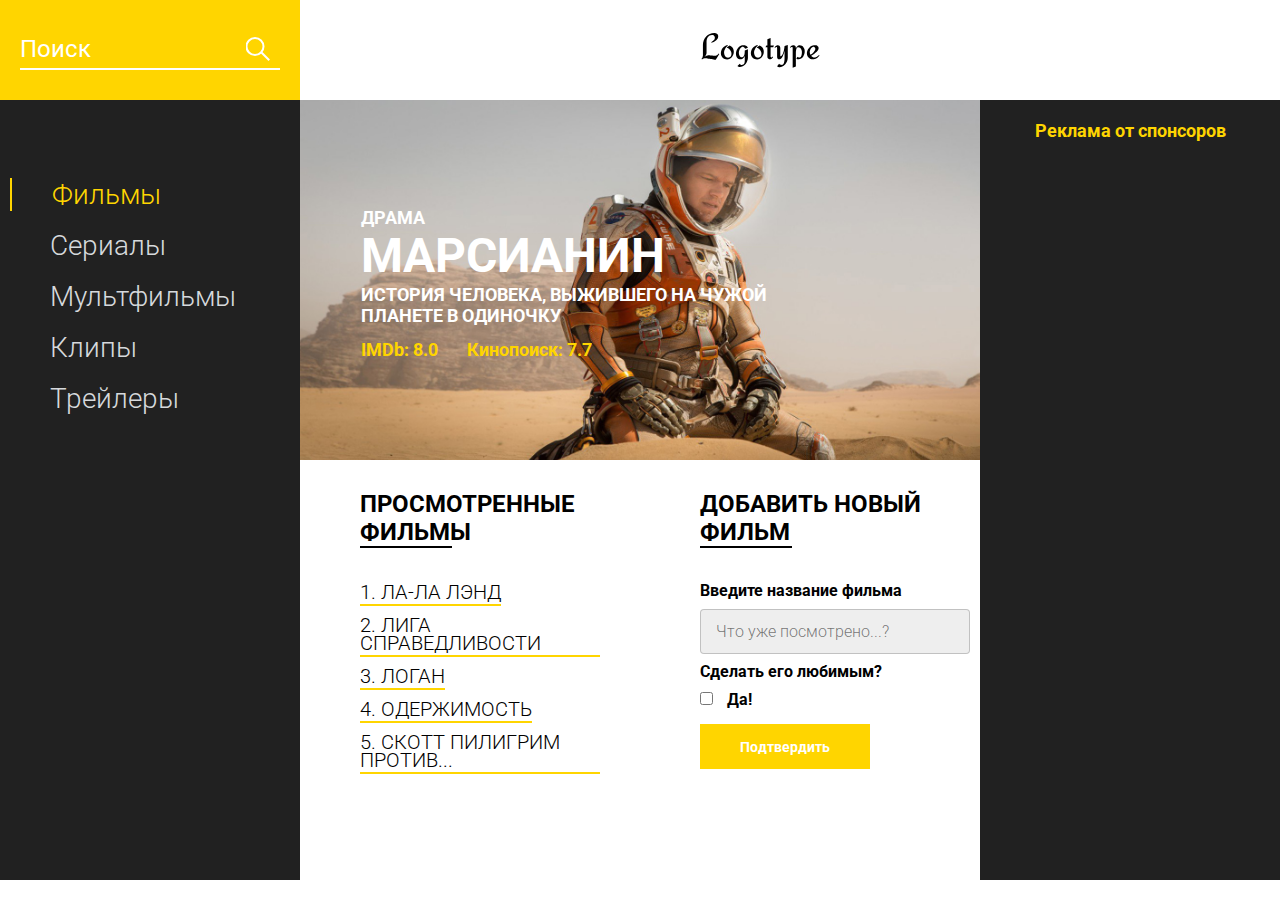
<file: JS-02/030 project/index.html>
<!DOCTYPE html>
<html lang="en">
<head>
    <meta charset="UTF-8">
    <meta name="viewport" content="width=device-width, initial-scale=1.0">
    <title>Movie DB</title>
    <link href="https://fonts.googleapis.com/css?family=Roboto:300,400,700&display=swap&subset=cyrillic-ext" rel="stylesheet">
    <link rel="stylesheet" href="css/style.min.css">
</head>
<body>
    <header class="header">
        <div class="header__search">
            <form action="#">
                <input type="text" placeholder="Поиск">
            </form>
        </div>
        <div class="header__logo">
            <img src="icons/Logotype.svg" alt="logo">
        </div>
    </header>
    <main class="promo">
        <div class="promo__menu">
            <nav class="promo__menu-list">
                <ul>
                    <li><a class="promo__menu-item promo__menu-item_active" href="#">Фильмы</a></li>
                    <li><a class="promo__menu-item" href="#">Сериалы</a></li>
                    <li><a class="promo__menu-item" href="#">Мультфильмы</a></li>
                    <li><a class="promo__menu-item" href="#">Клипы</a></li>
                    <li><a class="promo__menu-item" href="#">Трейлеры</a></li>
                </ul>
            </nav>
        </div>
        <div class="promo__content">
            <div class="promo__bg">
                <div class="promo__genre">КОМЕДИЯ</div>
                <div class="promo__title">МАРСИАНИН</div>
                <div class="promo__descr">ИСТОРИЯ ЧЕЛОВЕКА, ВЫЖИВШЕГО НА ЧУЖОЙ ПЛАНЕТЕ В ОДИНОЧКУ</div>
                <div class="promo__ratings">
                    <span>IMDb: 8.0</span>
                    <span>Кинопоиск: 7.7</span>
                </div>
            </div>
            <div class="promo__interactive">
                <div>
                    <div class="promo__interactive-title">ПРОСМОТРЕННЫЕ ФИЛЬМЫ</div>
                    <ul class="promo__interactive-list">
                        <li class="promo__interactive-item">ЛОГАН
                            <div class="delete"></div>
                        </li>
                        <li class="promo__interactive-item">ЛИГА СПРАВЕДЛИВОСТИ
                            <div class="delete"></div>
                        </li>
                        <li class="promo__interactive-item">ЛА-ЛА ЛЭНД
                            <div class="delete"></div>
                        </li>
                        <li class="promo__interactive-item">ОДЕРЖИМОСТЬ
                            <div class="delete"></div>
                        </li>
                        <li class="promo__interactive-item">СКОТТ ПИЛИГРИМ ПРОТИВ...
                            <div class="delete"></div>
                        </li>
                    </ul>
                </div>
                <div>
                    <form class="add">
                        <div class="promo__interactive-title">ДОБАВИТЬ НОВЫЙ ФИЛЬМ</div>
                        <span>Введите название фильма</span>
                        <input class="adding__input" type="text" placeholder="Что уже посмотрено...?">
                        <span>Сделать его любимым?</span>
                        <input type="checkbox">
                        <span class="yes">Да!</span>
                        <button>Подтвердить</button>
                    </form>
                </div>
            </div>
        </div>
        <div class="promo__adv">
            <div class="promo__adv-title">Реклама от спонсоров</div>
            <img src="img/content_1.jpg" alt="some picture">
            <img src="img/content_2.jpg" alt="some picture">
            <img src="img/content_3.png" alt="some picture">
        </div>
    </main>

    <script src="js/script.js"></script>
</body>
</html>
</file>
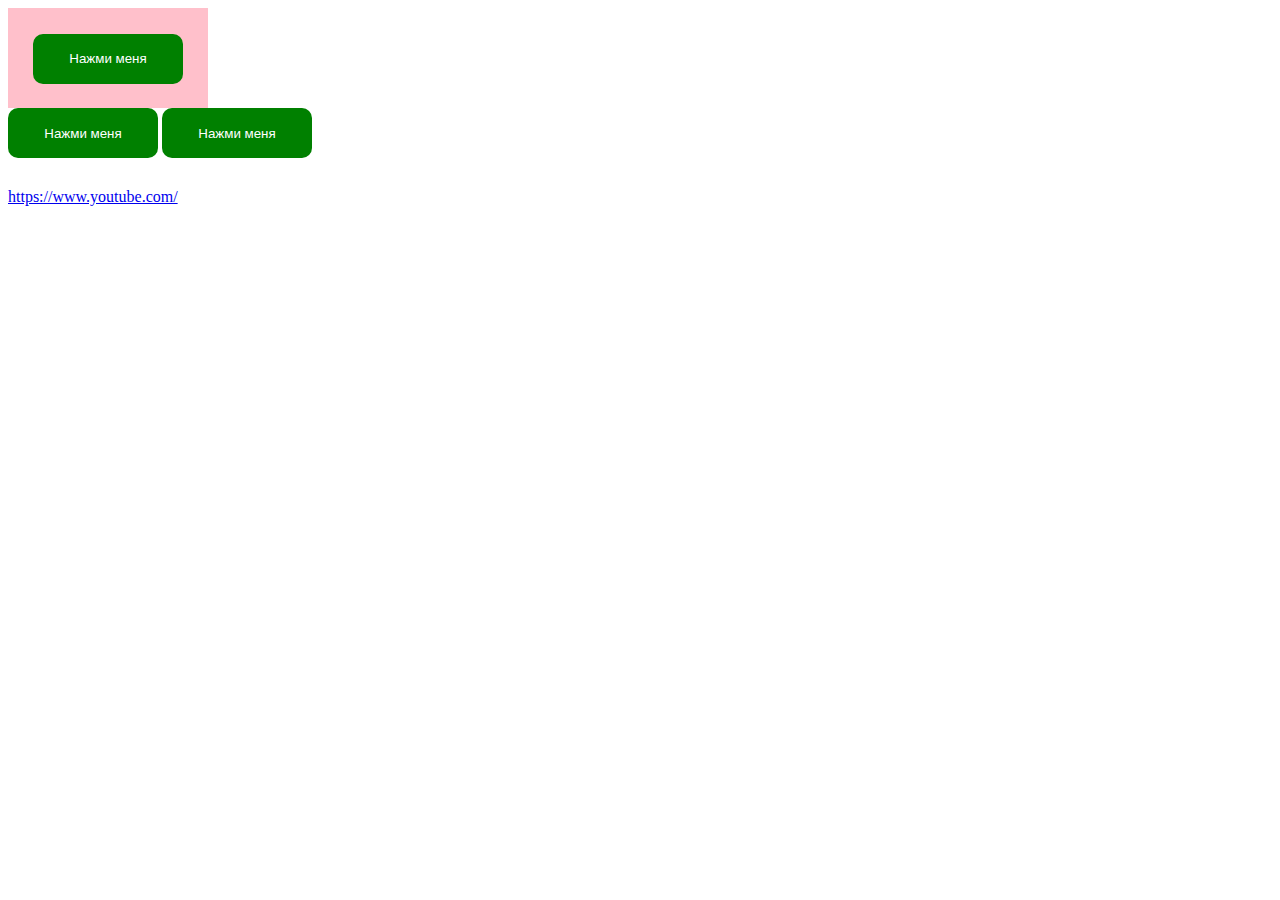
<file: JS-02/031-Sobytia na stranice/index.html>
<!DOCTYPE html>
<html lang="ru">
  <head>
		<meta charset="utf-8">
		<meta http-equiv="X-UA-Compatible" content="IE=edge">
		<title>JavaScript</title>
		<link rel="stylesheet" href="css.css">
  </head>
  <body>
        <div class="overlay">
			<button id="btn">Нажми меня</button>
		</div>
		<button >Нажми меня</button>
		<button>Нажми меня</button>

    	<a href="https://www.youtube.com/">https://www.youtube.com/</a>

		<script src="script.js"></script>
  </body>
</html>
</file>
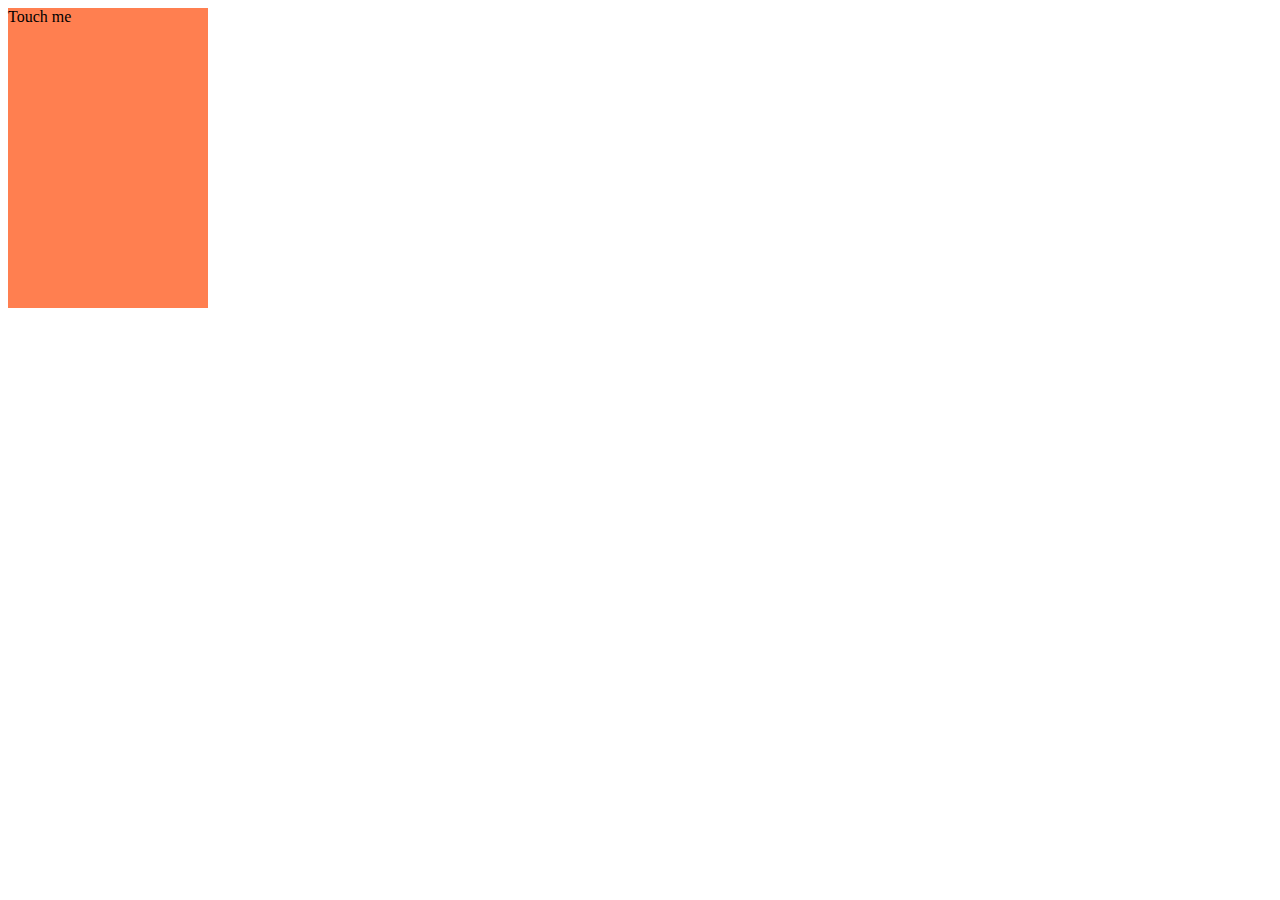
<file: JS-02/034-sobytia iz mobylnix ystroistv/index.html>
<!DOCTYPE html>
<html lang="en">
<head>
    <meta charset="UTF-8">
    <meta name="viewport" content="width=device-width, initial-scale=1.0">
    <title>Movie DB</title>
    <!-- <link href="https://fonts.googleapis.com/css?family=Roboto:300,400,700&display=swap&subset=cyrillic-ext" rel="stylesheet">
    <link rel="stylesheet" href="css/style.min.css"> --> 
</head>
<body>
    <div class="box" style="width: 200px; height: 300px; background-color: coral;">Touch me</div>
    

    <script src="js/script.js"></script>
</body>
</html>
</file>
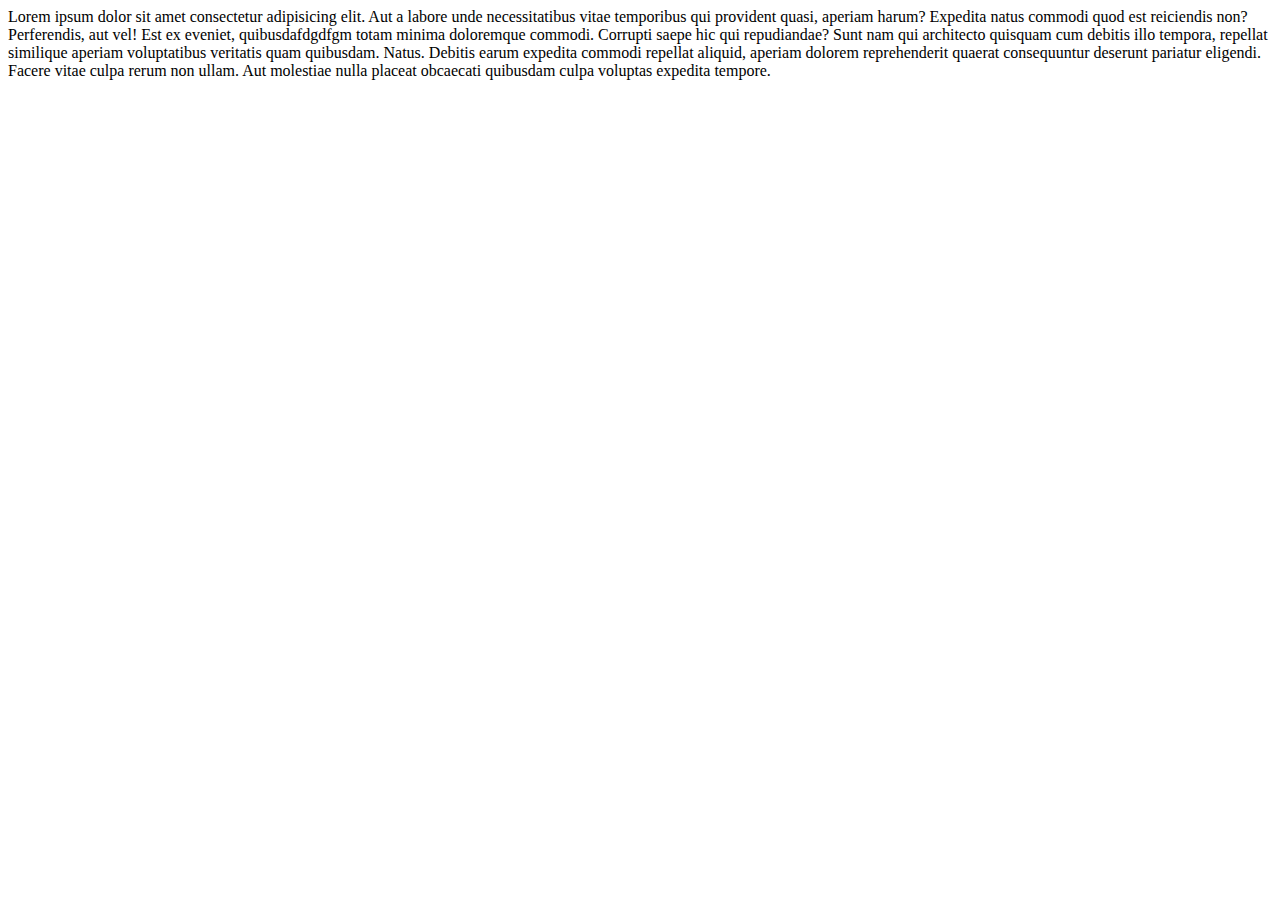
<file: JS-02/work1/index.html>
<!DOCTYPE html>
<html lang="en">
<head>
    <meta charset="UTF-8">
    <meta http-equiv="X-UA-Compatible" content="IE=edge">
    <meta name="viewport" content="width=device-width, initial-scale=1.0">
    <title>Practic</title>
</head>
<body>
    <div>Lorem ipsum dolor sit amet consectetur adipisicing elit. Aut a labore unde necessitatibus vitae temporibus qui provident quasi, aperiam harum? Expedita natus commodi quod est reiciendis non? Perferendis, aut vel!
    Est ex eveniet, quibusdafdgdfgm totam minima doloremque commodi. Corrupti saepe hic qui repudiandae? Sunt nam qui architecto quisquam cum debitis illo tempora, repellat similique aperiam voluptatibus veritatis quam quibusdam. Natus.
    Debitis earum expedita commodi repellat aliquid, aperiam dolorem reprehenderit quaerat consequuntur deserunt pariatur eligendi. Facere vitae culpa rerum non ullam. Aut molestiae nulla placeat obcaecati quibusdam culpa voluptas expedita tempore.</div>
    <script src="js/script.js"></script>
</body>
</html>
</file>
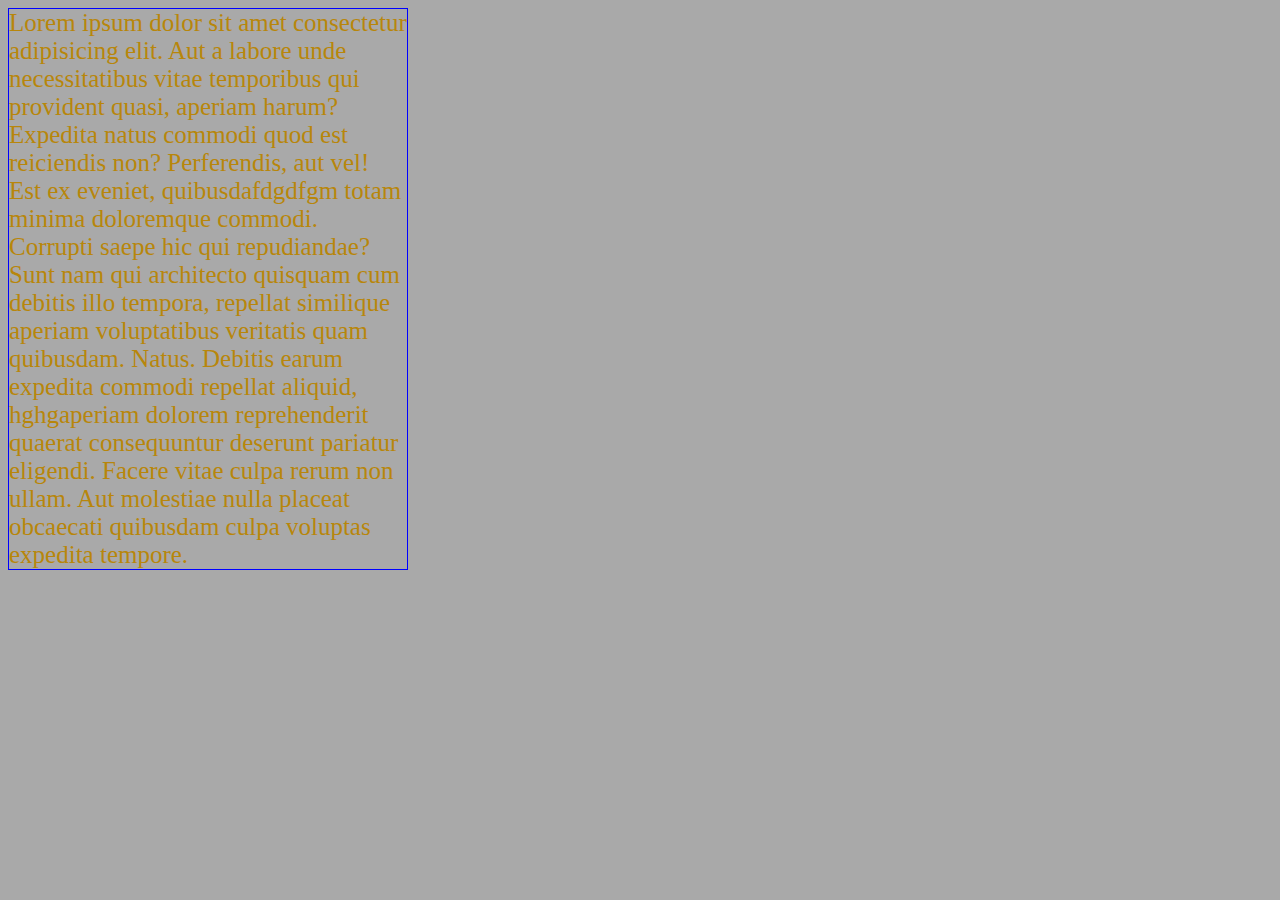
<file: JS-02/work2/index.html>
<!DOCTYPE html>
<html lang="en">
<head>
    <meta charset="UTF-8">
    <meta http-equiv="X-UA-Compatible" content="IE=edge">
    <meta name="viewport" content="width=device-width, initial-scale=1.0">
    <link rel="stylesheet" href="css/style.css">
    <title>Practic</title>
</head>
<body>
    <div>Lorem ipsum dolor sit amet consectetur adipisicing elit. Aut a labore unde necessitatibus vitae temporibus qui provident quasi, aperiam harum? Expedita natus commodi quod est reiciendis non? Perferendis, aut vel!
    Est ex eveniet, quibusdafdgdfgm totam minima doloremque commodi. Corrupti saepe hic qui repudiandae? Sunt nam qui architecto quisquam cum debitis illo tempora, repellat similique aperiam voluptatibus veritatis quam quibusdam. Natus.
    Debitis earum expedita commodi repellat aliquid, hghgaperiam dolorem reprehenderit quaerat consequuntur deserunt pariatur eligendi. Facere vitae culpa rerum non ullam. Aut molestiae nulla placeat obcaecati quibusdam culpa voluptas expedita tempore.</div>
    <script src="js/script.js"></script>
</body>
</html>
</file>
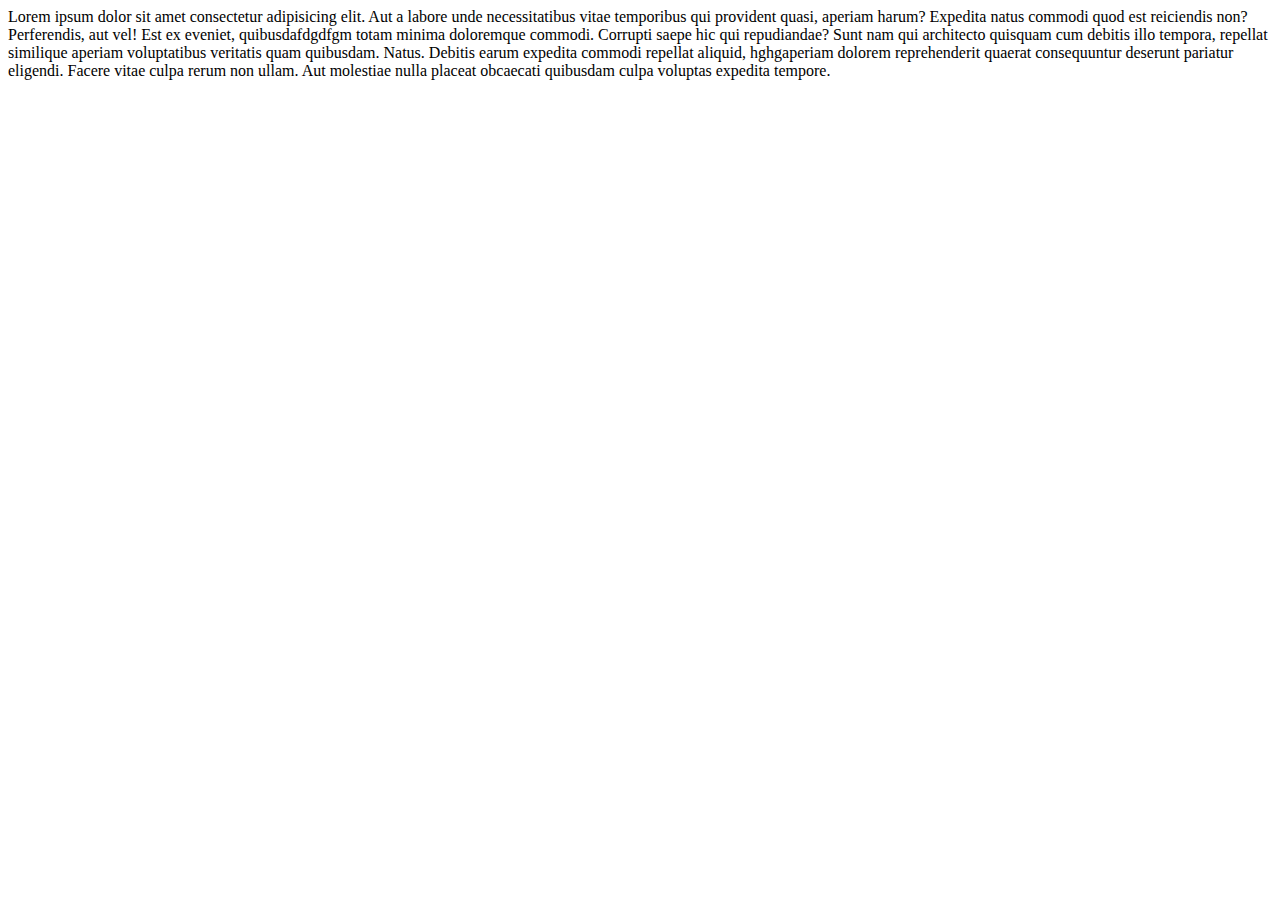
<file: JS-02/work4-practic/index.html>
<!DOCTYPE html>
<html lang="en">
<head>
    <meta charset="UTF-8">
    <meta http-equiv="X-UA-Compatible" content="IE=edge">
    <meta name="viewport" content="width=device-width, initial-scale=1.0">
    <!-- <link rel="stylesheet" href="css/style.css"> -->
    <title>Practic</title>
</head>
<body>
    <div>Lorem ipsum dolor sit amet consectetur adipisicing elit. Aut a labore unde necessitatibus vitae temporibus qui provident quasi, aperiam harum? Expedita natus commodi quod est reiciendis non? Perferendis, aut vel!
    Est ex eveniet, quibusdafdgdfgm totam minima doloremque commodi. Corrupti saepe hic qui repudiandae? Sunt nam qui architecto quisquam cum debitis illo tempora, repellat similique aperiam voluptatibus veritatis quam quibusdam. Natus.
    Debitis earum expedita commodi repellat aliquid, hghgaperiam dolorem reprehenderit quaerat consequuntur deserunt pariatur eligendi. Facere vitae culpa rerum non ullam. Aut molestiae nulla placeat obcaecati quibusdam culpa voluptas expedita tempore.</div>
    <!-- <script src="js/script.js"></script> -->
    <!-- <script src="js/script-p3.js"></script> -->
    <script src="js/script-p4.js"></script>
</body>
</html>
</file>
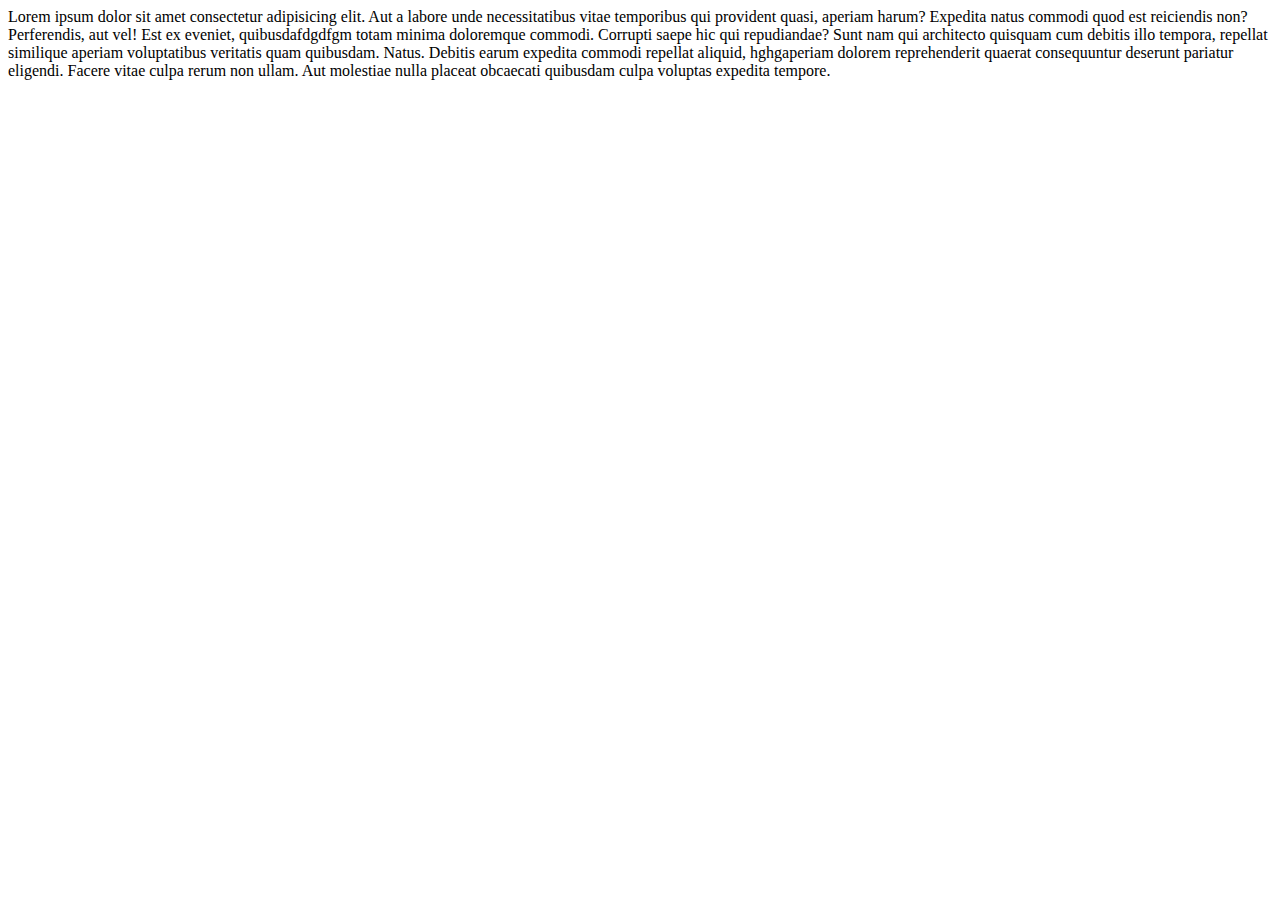
<file: JS-02/work5/index.html>
<!DOCTYPE html>
<html lang="en">
<head>
    <meta charset="UTF-8">
    <meta http-equiv="X-UA-Compatible" content="IE=edge">
    <meta name="viewport" content="width=device-width, initial-scale=1.0">
    <!-- <link rel="stylesheet" href="css/style.css"> -->
    <title>Practic</title>
</head>
<body>
    <div>Lorem ipsum dolor sit amet consectetur adipisicing elit. Aut a labore unde necessitatibus vitae temporibus qui provident quasi, aperiam harum? Expedita natus commodi quod est reiciendis non? Perferendis, aut vel!
    Est ex eveniet, quibusdafdgdfgm totam minima doloremque commodi. Corrupti saepe hic qui repudiandae? Sunt nam qui architecto quisquam cum debitis illo tempora, repellat similique aperiam voluptatibus veritatis quam quibusdam. Natus.
    Debitis earum expedita commodi repellat aliquid, hghgaperiam dolorem reprehenderit quaerat consequuntur deserunt pariatur eligendi. Facere vitae culpa rerum non ullam. Aut molestiae nulla placeat obcaecati quibusdam culpa voluptas expedita tempore.</div>
    <!-- <script src="js/script.js"></script> -->
    <!-- <script src="js/js-021-Massive.js"></script> -->
    <script src="js/js-023-Osnova-OOP.js"></script>

</body>
</html>
</file>
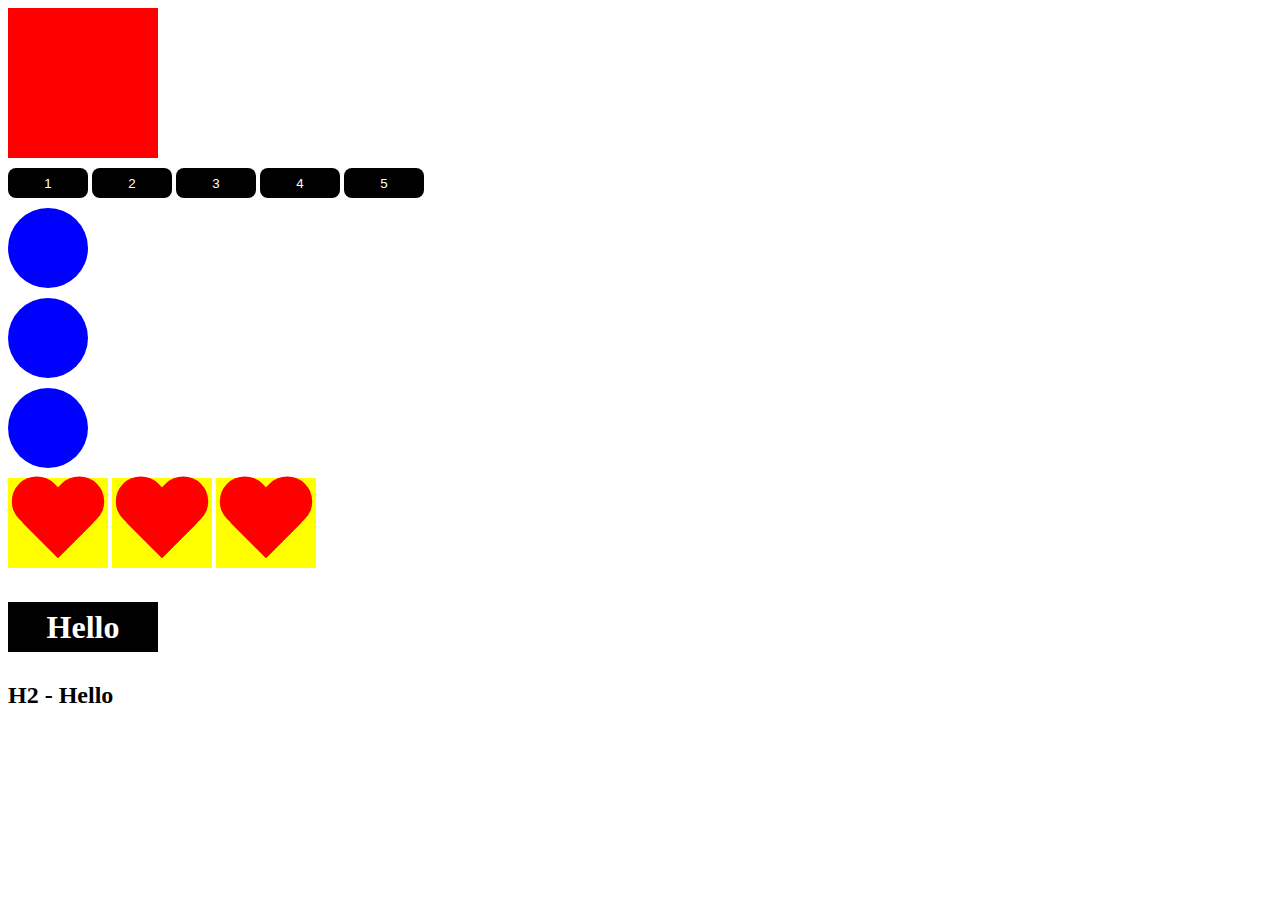
<file: JS-02/work6_028-elements/index.html>
<!DOCTYPE html>
<html lang="ru">
	<head>
		<meta charset="utf-8">
		<meta http-equiv="X-UA-Compatible" content="IE=edge">
		<title>JavaScript</title>
		<link rel="stylesheet" href="css/style.css">
	</head>
	<body>
		<div class="box" id="box"></div>
		<button>1</button>
		<button>2</button>
		<button>3</button>
		<button>4</button>
		<button>5</button>

		<div class="circle"></div>
		<div class="circle"></div>
		<div class="circle"></div>

		<div class="wrapper">
			<div class="heart"></div>
			<div class="heart"></div>
            <div class="heart"></div>
            
		</div>

		<!-- <script src="js/script.js"></script> -->
		<!-- <script src="js/js-028-elements.js"></script> -->
		<script src="js/js-029-Change-elements.js"></script>
	</body>
</html>
</file>
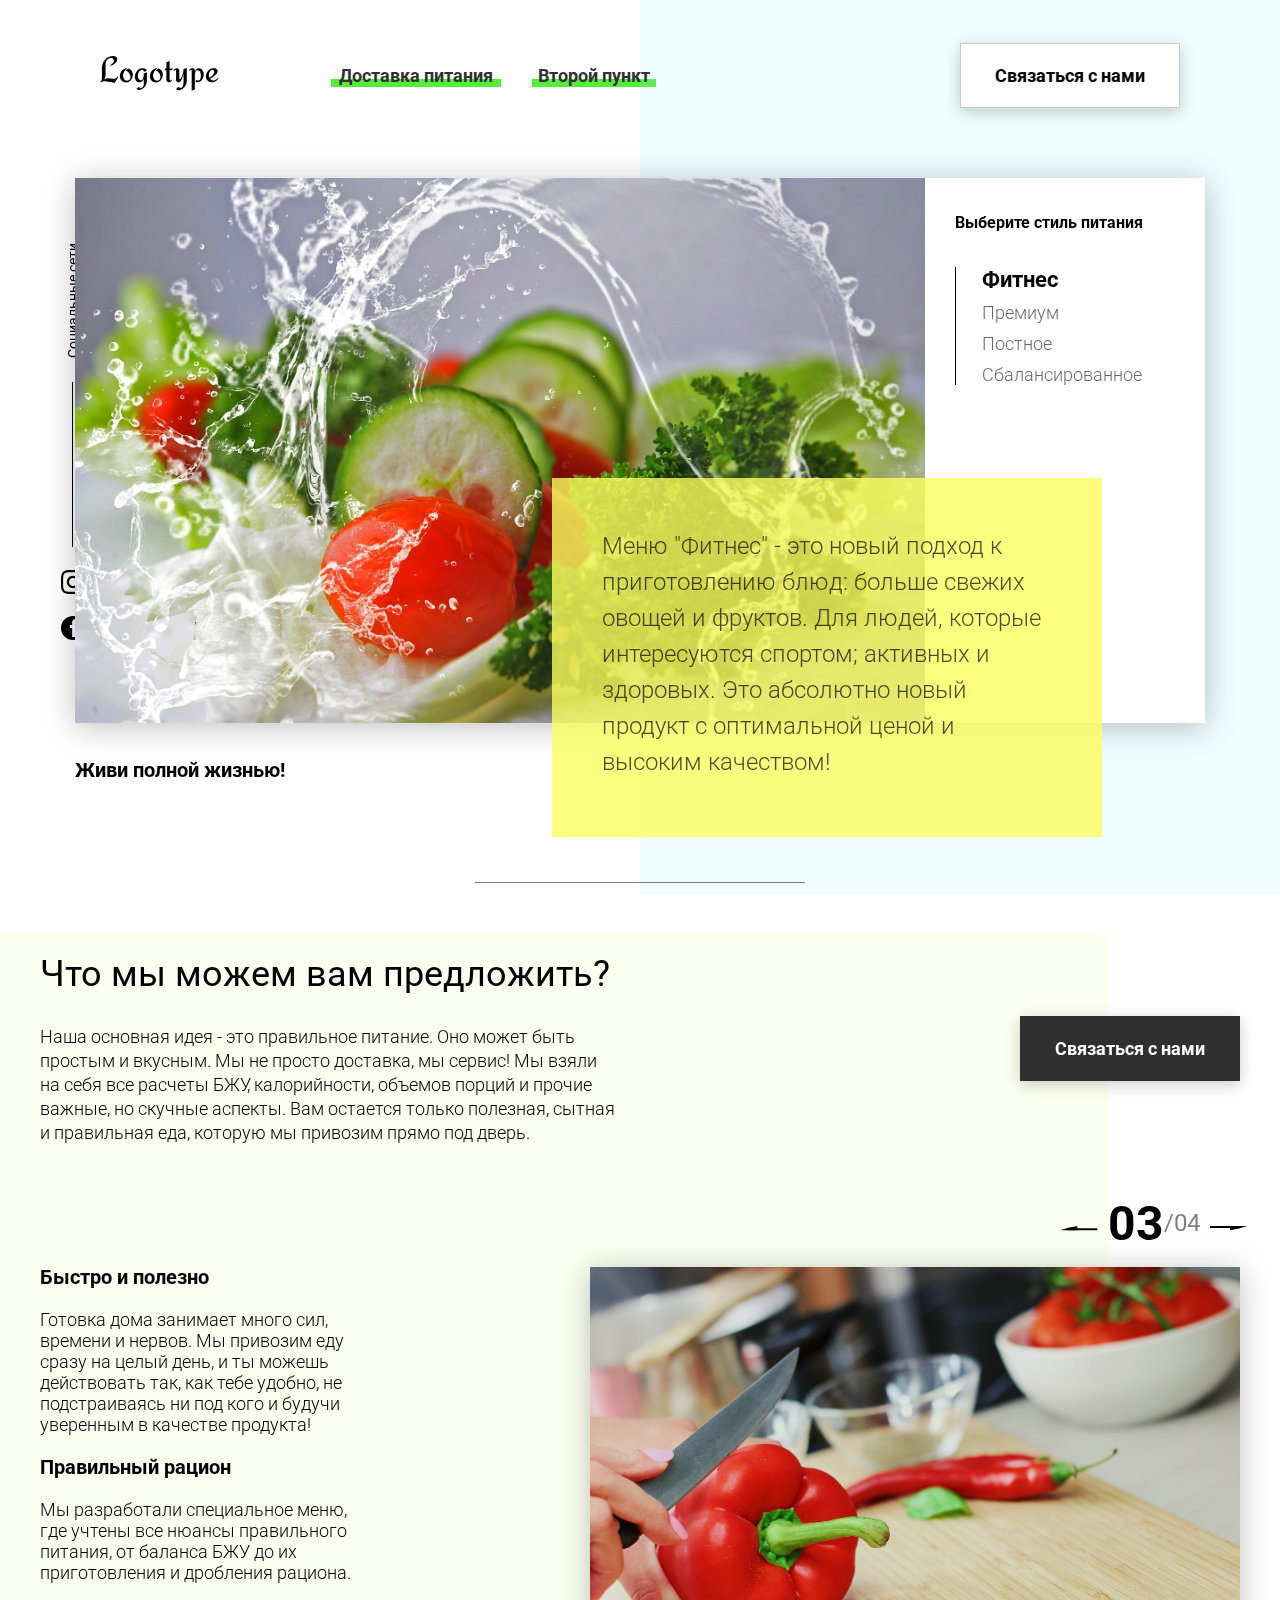
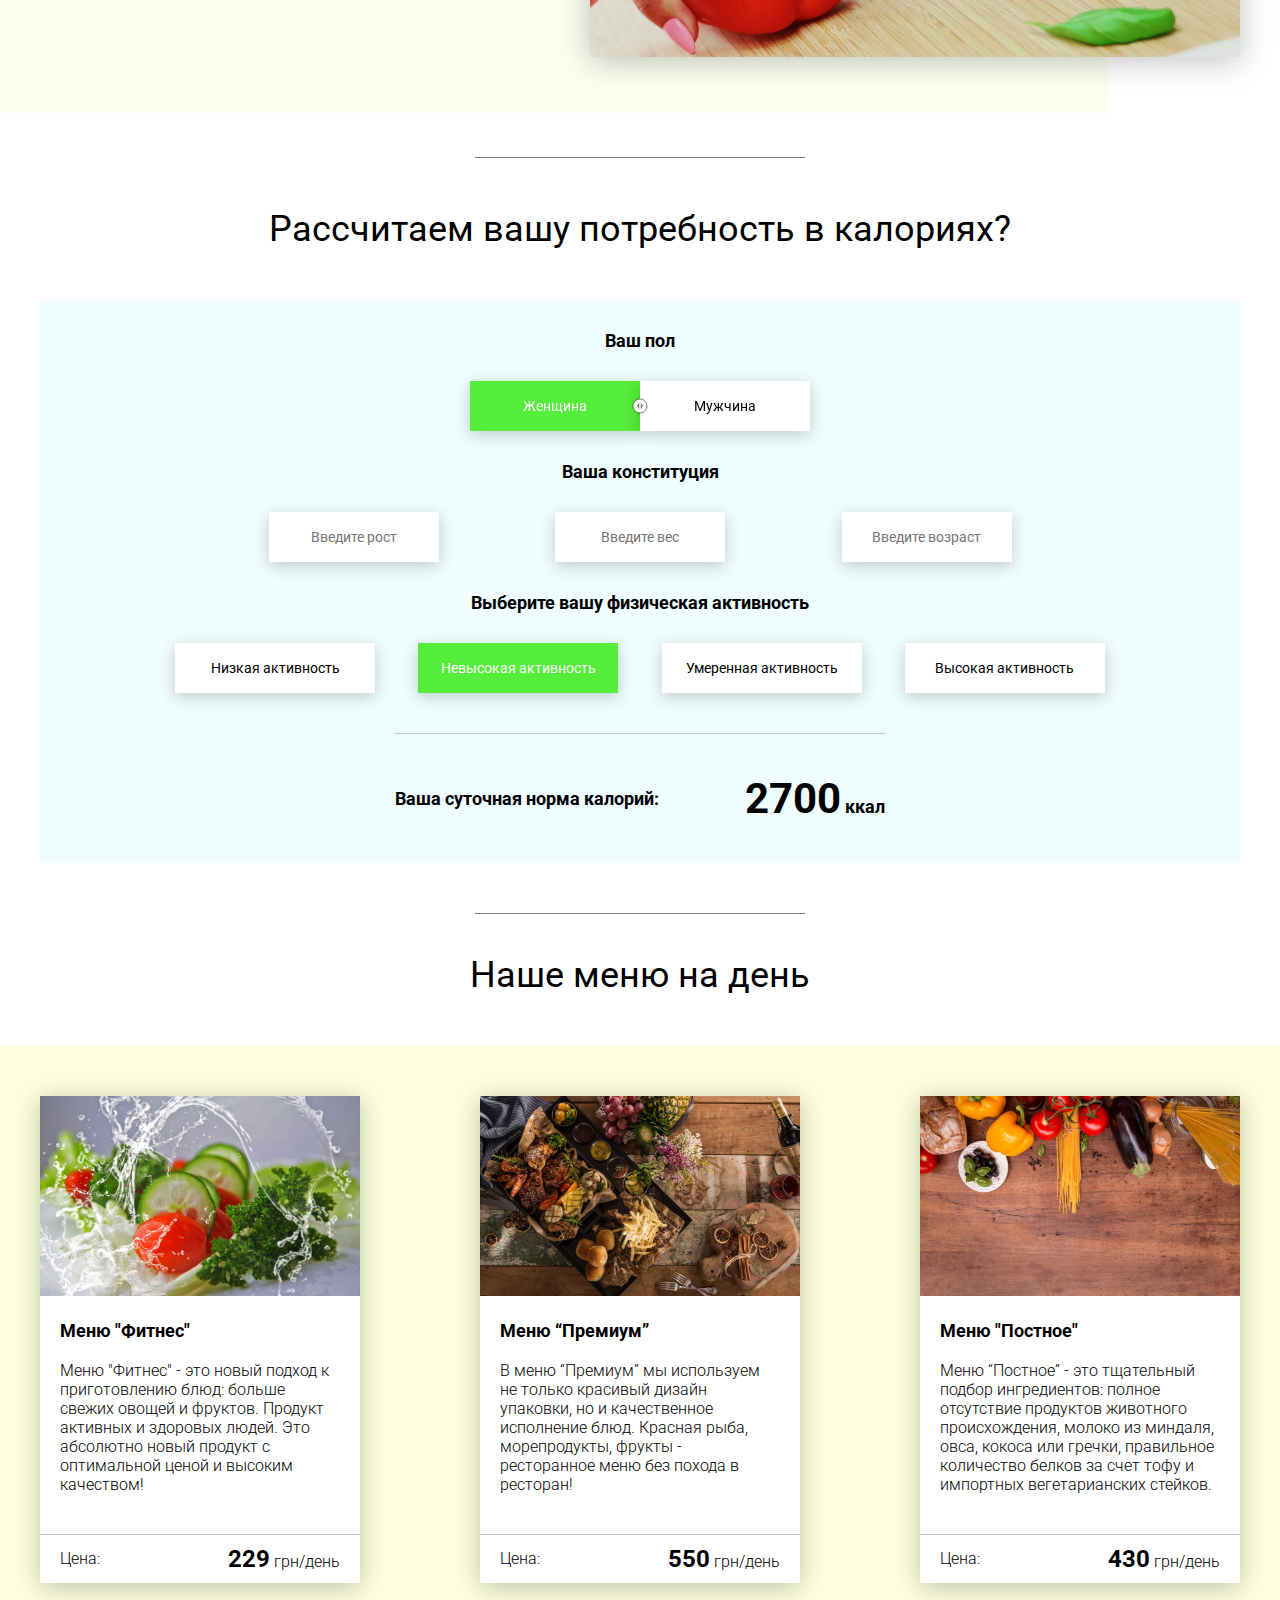
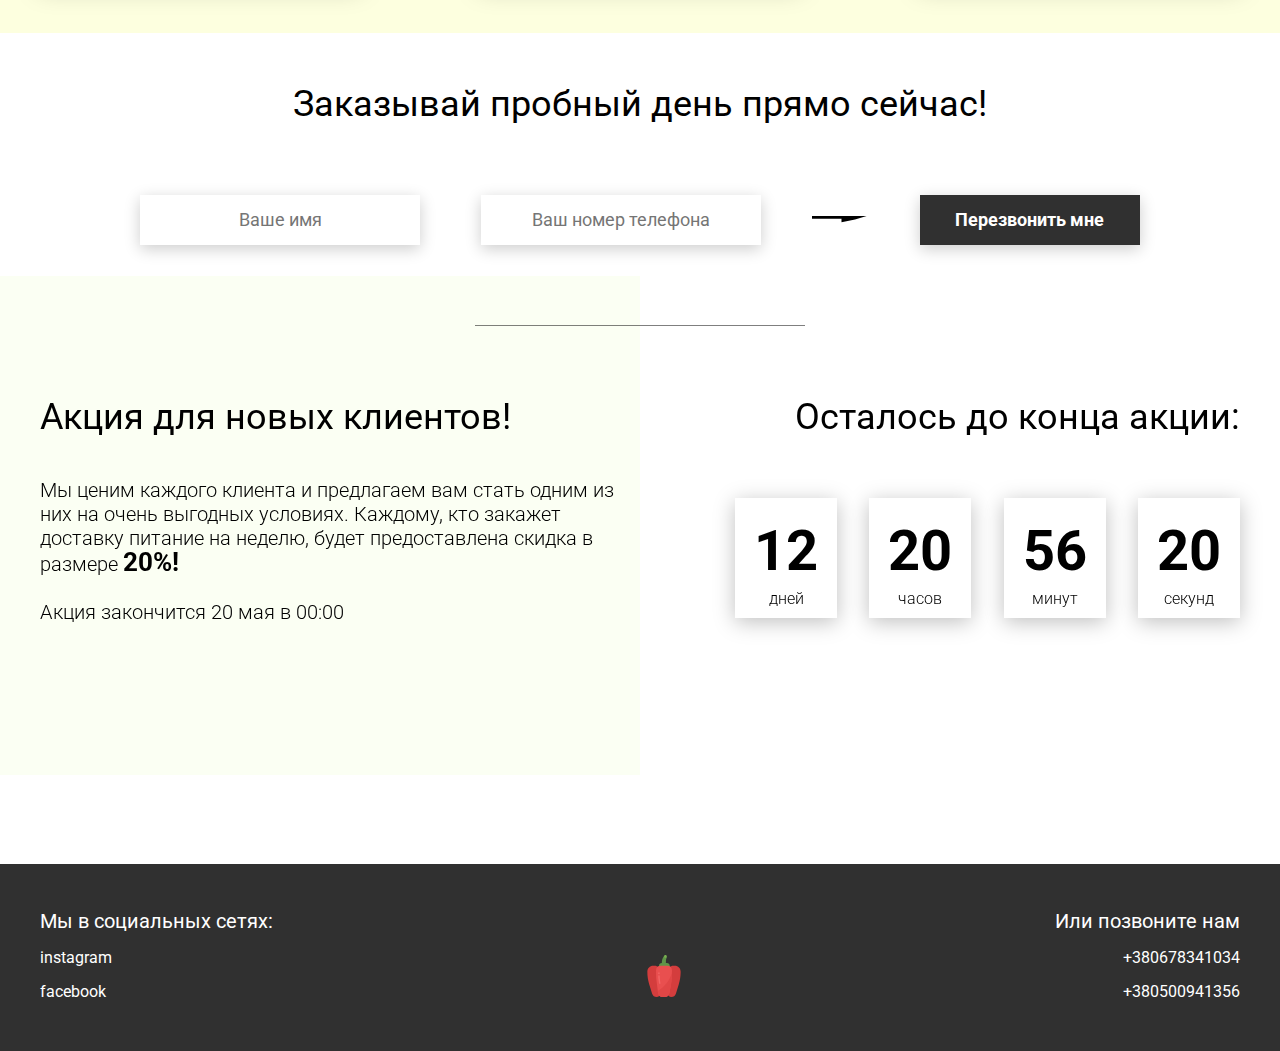
<file: JS-03/038 Food-dist/index.html>
<!DOCTYPE html>
<html lang="en">
<head>
    <meta charset="UTF-8">
    <meta name="viewport" content="width=device-width, initial-scale=1.0">
    <title>Food</title>
    <link rel="stylesheet" href="css/style.css">
</head>
<body>
    <header class="header">
        <div class="header__left-block">
            <div class="header__logo">
                <img src="icons/logo.svg" alt="Логотип">
            </div>
            <nav class="header__links">
                <a href="#" class="header__link">Доставка питания</a>
                <a href="#" class="header__link">Второй пункт</a>
            </nav>
        </div>
        <div class="header__right-block">
            <button class="btn btn_white">Связаться с нами</button>
        </div>
    </header>
    <div class="sidepanel">
        <div class="sidepanel__text"><span>Социальные сети</span></div>
        <div class="sidepanel__divider"></div>
        <a href="#" class="sidepanel__icon">
            <img src="icons/instagram.svg" alt="instagram">
        </a>
        <a href="#" class="sidepanel__icon">
            <img src="icons/facebook.svg" alt="facebook">
        </a>
    </div>

    <div class="preview">
        <div class="bgc_blue"></div>
        <div class="container">
            <div class="tabcontainer">
                <div class="tabcontent">
                    <img src="img/tabs/vegy.jpg" alt="vegy">
                    <div class="tabcontent__descr">
                        Меню "Фитнес" - это новый подход к приготовлению блюд: больше свежих овощей и фруктов. Для людей, которые интересуются спортом; активных и здоровых. Это абсолютно новый продукт с оптимальной ценой и высоким качеством!
                    </div>
                </div>
                <div class="tabcontent">
                    <img src="img/tabs/elite.jpg" alt="elite">
                    <div class="tabcontent__descr">
                        Меню “Премиум” - мы используем не только красивый дизайн упаковки, но и качественное исполнение блюд. Красная рыба, морепродукты, фрукты - ресторанное меню без похода в ресторан!                                     
                    </div>
                </div>
                <div class="tabcontent">
                    <img src="img/tabs/post.jpg" alt="post">
                    <div class="tabcontent__descr">
                        Наше специальное “Постное меню” - это тщательный подбор ингредиентов: полное отсутствие продуктов животного происхождения. Полная гармония с собой и природой в каждом элементе! Все будет Ом!                                     
                    </div>
                </div>
                <div class="tabcontent">
                    <img src="img/tabs/vegy.jpg" alt="vegy">
                    <div class="tabcontent__descr">
                        Меню "Сбалансированное" - это соответствие вашего рациона всем научным рекомендациям. Мы тщательно просчитываем вашу потребность в к/б/ж/у и создаем лучшие блюда для вас.
                    </div>
                </div>
                <div class="tabheader">
                    <h3>Выберите стиль питания</h3>
                    <div class="tabheader__items">
                        <div class="tabheader__item tabheader__item_active">Фитнес</div>
                        <div class="tabheader__item">Премиум</div>
                        <div class="tabheader__item">Постное</div>
                        <div class="tabheader__item">Сбалансированное</div>
                    </div>
                </div>
            </div>
            <div class="preview__life">Живи полной жизнью!</div>
        </div>
    </div>

    <div class="divider"></div>

    <div class="offer">
        <div class="bgc_y"></div>
        <div class="container">
            <div class="offer__text">
                <h2 class="title">Что мы можем вам предложить?</h2>
                <div class="offer__descr">
                    Наша основная идея - это правильное питание. Оно может быть простым и вкусным. Мы не просто доставка, мы сервис! Мы взяли на себя все расчеты БЖУ, калорийности, объемов порций и прочие важные, но скучные аспекты. Вам остается только полезная, сытная и правильная еда, которую мы привозим прямо под дверь.
                </div>
            </div>
            <div class="offer__action">
                <button class="btn btn_dark">Связаться с нами</button>
            </div>
        </div>
        <div class="container">
            <div class="offer__advantages">
                <h2>Быстро и полезно</h2>
                <div class="offer__advantages-text">
                    Готовка дома занимает много сил, времени и нервов. Мы привозим еду сразу на целый день, и ты можешь действовать так, как тебе удобно, не подстраиваясь ни под кого и будучи уверенным в качестве продукта!
                </div>
                <h2>Правильный рацион</h2>
                <div class="offer__advantages-text">
                    Мы разработали специальное меню, где учтены все нюансы правильного питания, от баланса БЖУ до их приготовления и дробления рациона.
                </div>
            </div>
            <div class="offer__slider">
                <div class="offer__slider-counter">
                    <div class="offer__slider-prev">
                        <img src="icons/left.svg" alt="prev">
                    </div>
                    <span id="current">03</span>
                    /
                    <span id="total">04</span>
                    <div class="offer__slider-next">
                        <img src="icons/right.svg" alt="next">
                    </div>
                </div>
                <div class="offer__slider-wrapper">
                    <div class="offer__slide">
                        <img src="img/slider/pepper.jpg" alt="pepper">
                    </div>
                    <!-- <div class="offer__slide">
                        <img src="img/slider/food-12.jpg" alt="food">
                    </div>
                    <div class="offer__slide">
                        <img src="img/slider/olive-oil.jpg" alt="oil">
                    </div>
                    <div class="offer__slide">
                        <img src="img/slider/paprika.jpg" alt="paprika">
                    </div> -->
                </div>
            </div>
        </div>
    </div>

    <div class="divider"></div>

    <div class="calculating">
        <div class="container">
            <h2 class="title">Рассчитаем вашу потребность в калориях?
            </h2>
            <div class="calculating__field">
                <div class="calculating__subtitle">
                    Ваш пол
                </div>
                <div class="calculating__choose" id="gender">
                    <div class="calculating__choose-item calculating__choose-item_active">Женщина</div>
                    <div class="calculating__choose-item">Мужчина</div>
                </div>

                <div class="calculating__subtitle">
                    Ваша конституция
                </div>
                <div class="calculating__choose calculating__choose_medium">
                    <input type="text" id="height" placeholder="Введите рост" class="calculating__choose-item">
                    <input type="text" id="weight" placeholder="Введите вес"  class="calculating__choose-item">
                    <input type="text" id="age" placeholder="Введите возраст" class="calculating__choose-item">
                </div>

                <div class="calculating__subtitle">
                    Выберите вашу физическая активность
                </div>
                <div class="calculating__choose calculating__choose_big">
                    <div id="low" class="calculating__choose-item">Низкая активность </div>
                    <div id="small"  class="calculating__choose-item calculating__choose-item_active">Невысокая активность</div>
                    <div id="medium" class="calculating__choose-item">Умеренная активность</div>
                    <div id="high" class="calculating__choose-item">Высокая активность</div>
                </div>

                <div class="calculating__divider"></div>

                <div class="calculating__total">
                    <div class="calculating__subtitle">
                        Ваша суточная норма калорий:
                    </div>
                    <div class="calculating__result">
                        <span>2700</span> ккал
                    </div>
                </div>
            </div>
        </div>
    </div>

    <div class="divider"></div>

    <div class="menu">
        <h2 class="title">Наше меню на день</h2>

        <div class="menu__field">
            <div class="container">
                <div class="menu__item">
                    <img src="img/tabs/vegy.jpg" alt="vegy">
                    <h3 class="menu__item-subtitle">Меню "Фитнес"</h3>
                    <div class="menu__item-descr">Меню "Фитнес" - это новый подход к приготовлению блюд: больше свежих овощей и фруктов. Продукт активных и здоровых людей. Это абсолютно новый продукт с оптимальной ценой и высоким качеством!</div>
                    <div class="menu__item-divider"></div>
                    <div class="menu__item-price">
                        <div class="menu__item-cost">Цена:</div>
                        <div class="menu__item-total"><span>229</span> грн/день</div>
                    </div>
                </div>
                <div class="menu__item">
                    <img src="img/tabs/elite.jpg" alt="elite">
                    <h3 class="menu__item-subtitle">Меню “Премиум”</h3>
                    <div class="menu__item-descr">В меню “Премиум” мы используем не только красивый дизайн упаковки, но и качественное исполнение блюд. Красная рыба, морепродукты, фрукты - ресторанное меню без похода в ресторан!</div>
                    <div class="menu__item-divider"></div>
                    <div class="menu__item-price">
                        <div class="menu__item-cost">Цена:</div>
                        <div class="menu__item-total"><span>550</span> грн/день</div>
                    </div>
                </div>
                <div class="menu__item">
                    <img src="img/tabs/post.jpg" alt="post">
                    <h3 class="menu__item-subtitle">Меню "Постное"</h3>
                    <div class="menu__item-descr">Меню “Постное” - это тщательный подбор ингредиентов: полное отсутствие продуктов животного происхождения, молоко из миндаля, овса, кокоса или гречки, правильное количество белков за счет тофу и импортных вегетарианских стейков. </div>
                    <div class="menu__item-divider"></div>
                    <div class="menu__item-price">
                        <div class="menu__item-cost">Цена:</div>
                        <div class="menu__item-total"><span>430</span> грн/день</div>
                    </div>
                </div>
            </div>
        </div>
    </div>

    <div class="order">
        <div class="container">
            <div class="title">Заказывай пробный день прямо сейчас!</div>
            <form action="#" class="order__form">
                <input required placeholder="Ваше имя" name="name" type="text" class="order__input">
                <input required placeholder="Ваш номер телефона" name="phone" type="phone" class="order__input">
                <img src="icons/right.svg" alt="right">
                <button class="btn btn_dark btn_min">Перезвонить мне</button>
            </form>
        </div>
    </div>

    <div class="divider"></div>

    <div class="promotion">
        <div class="bgc_y"></div>
        <div class="container">
            <div class="promotion__text">
                <div class="title">Акция для новых клиентов!</div>
                <div class="promotion__descr">
                    Мы ценим каждого клиента и предлагаем вам стать одним из них на очень выгодных условиях. 
                    Каждому, кто закажет доставку питание на неделю, будет предоставлена скидка в размере <span>20%!</span>
                    <br><br>
                    Акция закончится 20 мая в 00:00
                </div>
            </div>
            <div class="promotion__timer">
                <div class="title">Осталось до конца акции:</div>
                <div class="timer">
                    <div class="timer__block">
                        <span id="days">12</span>
                        дней
                    </div>
                    <div class="timer__block">
                        <span id="hours">20</span>
                        часов
                    </div>
                    <div class="timer__block">
                        <span id="minutes">56</span>
                        минут
                    </div>
                    <div class="timer__block">
                        <span id="seconds">20</span>
                        секунд
                    </div>
                </div>
            </div>
        </div>
    </div>

    <footer class="footer">
        <div class="container">
            <div class="social">
                <div class="subtitle">Мы в социальных сетях:</div>
                <a href="#" class="link">instagram</a>
                <a href="#" class="link">facebook</a>
            </div>
            <div class="pepper">
                <img src="icons/veg.svg" alt="pepper">
            </div>
            <div class="call">
                <div class="subtitle">Или позвоните нам</div>
                <a href="#" class="link">+380678341034</a>
                <a href="#" class="link">+380500941356</a>
            </div>
        </div>
    </footer>

    <div class="modal">
        <div class="modal__dialog">
            <div class="modal__content">
                <form action="#">
                    <div class="modal__close">&times;</div>
                    <div class="modal__title">Мы свяжемся с вами как можно быстрее!</div>
                    <input required placeholder="Ваше имя" name="name" type="text" class="modal__input">
                    <input required placeholder="Ваш номер телефона" name="phone" type="phone" class="modal__input">
                    <button class="btn btn_dark btn_min">Перезвонить мне</button>
                </form>
            </div>
        </div>
    </div>
    <script src="js/script.js"></script>
</body>
</html>
</file>
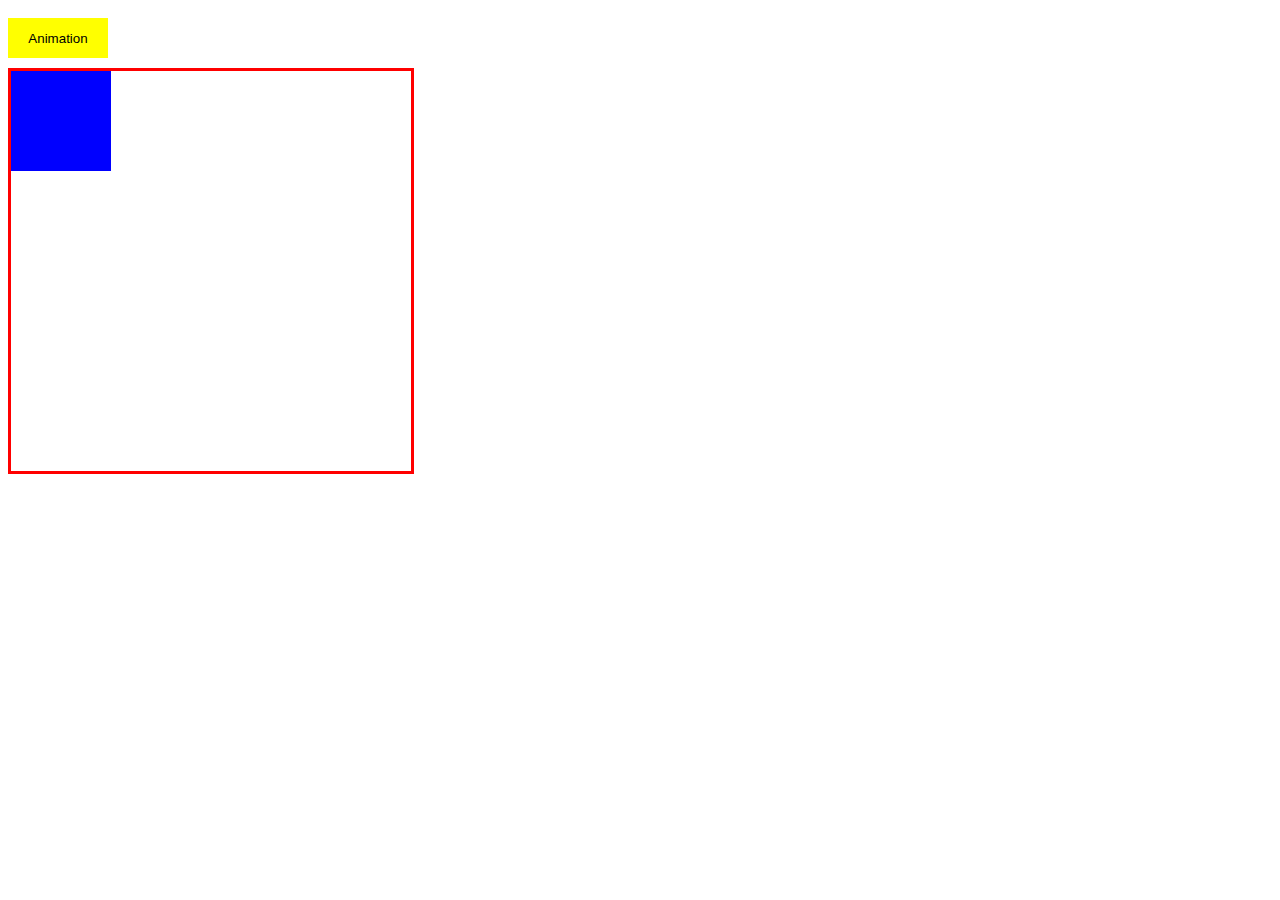
<file: JS-03/039 TimeOut/index.html>
<!DOCTYPE html>
<html lang="ru">
  <head>
    <meta charset="utf-8">
    <meta http-equiv="X-UA-Compatible" content="IE=edge">
   	<title>Java Script</title>
   	<link rel="stylesheet" href="styles.css">
  </head>
  <body>
    <button class="btn">Animation</button>
    <div class="wrapper">
        <div class="box"></div>
    </div>

	<script src="script.js"></script>
  </body>
</html>
</file>
<file: JS-02/031-Sobytia na stranice/css.css>
button {
  width: 150px;
  height: 50px;
  background-color: green;
  border: none;
  color: #fff;
  border-radius: 10px;
  outline: none;
  cursor: pointer;
  transition: 0.3s;
}
button:hover {
  transform: scale(0.95);
}
.overlay {
  background-color: pink;
  width: 200px;
  height: 100px;
  text-align: center;
  line-height: 100px;
}
a {
  display: block;
  margin-top: 30px;
}
</file>
<file: JS-02/work2/css/style.css>
body {
    font-size: 25px;
    color: darkgoldenrod;
    background-color: darkgray;
    box-sizing: border-box;
    width: 400px;
    border: 1px solid blue;
}
</file>
<file: JS-02/work6_028-elements/css/style.css>
.box {
  width: 150px;
  height: 150px;
  background-color: red;
}
button {
	width: 80px;
	height: 30px;
	margin-top: 10px;
	border: none;
	border-radius: 8px;
	background-color: #000;
	color: #fff;
	cursor: pointer;
	outline: none;
}

.circle {
	width: 80px;
	height: 80px;
	background-color: blue;
	display: block;
	margin-top: 10px;
	border-radius: 100%;
}

.heart {
	display: inline-block;
    position: relative;
    width: 100px;
    height: 90px;
    margin-top: 10px;
}
.heart:before,
.heart:after {
    position: absolute;
    content: "";
    left: 50px;
    top: 0;
    width: 50px;
    height: 80px;
    background: red;
    -moz-border-radius: 50px 50px 0 0;
    border-radius: 50px 50px 0 0;
    -webkit-transform: rotate(-45deg);
       -moz-transform: rotate(-45deg);
        -ms-transform: rotate(-45deg);
         -o-transform: rotate(-45deg);
            transform: rotate(-45deg);
    -webkit-transform-origin: 0 100%;
       -moz-transform-origin: 0 100%;
        -ms-transform-origin: 0 100%;
         -o-transform-origin: 0 100%;
            transform-origin: 0 100%;
}
.heart:after {
    left: 0;
    -webkit-transform: rotate(45deg);
       -moz-transform: rotate(45deg);
        -ms-transform: rotate(45deg);
         -o-transform: rotate(45deg);
            transform: rotate(45deg);
    -webkit-transform-origin: 100% 100%;
       -moz-transform-origin: 100% 100%;
        -ms-transform-origin: 100% 100%;
         -o-transform-origin: 100% 100%;
            transform-origin :100% 100%;
}
.black{
	width: 150px;
	height: 50px;
	line-height: 50px;
	text-align: center;
	background-color: black;
	margin-bottom: 30px;
	margin-top: 30px;
	color: #fff;
}
</file>
<file: JS-03/038 Food-dist/css/style.css>
@import url(https://fonts.googleapis.com/css?family=Roboto:300,400,700&display=swap&subset=cyrillic-ext);*{box-sizing:border-box;margin:0;padding:0;font-family:Roboto,sans-serif}a{text-decoration:none}.btn{width:220px;height:65px;display:flex;justify-content:center;align-items:center;background-color:#fff;font-size:18px;font-weight:700;border:1px solid rgba(0,0,0,.2);box-shadow:0 4px 15px rgba(0,0,0,.2);cursor:pointer;transition:.3s all;outline:0}.btn_white{background-color:#fff}.btn_dark{background-color:#303030;color:#fff;border:none}.btn_min{height:50px}.btn:hover{box-shadow:0 4px 30px rgba(0,0,0,.3)}.container{max-width:1200px;margin:0 auto}.divider{width:330px;height:1px;margin:0 auto;background-color:rgba(0,0,0,.5)}.title{font-size:36px;font-weight:400}.header{display:flex;justify-content:space-between;align-items:center;height:150px;padding:0 100px}.header__left-block{display:flex;justify-content:space-between;min-width:550px}.header__logo{max-width:170px}.header__logo img{width:100%}.header__links{display:flex;align-items:center}.header__link{position:relative;margin-right:45px;font-weight:700;font-size:18px;color:#303030}.header__link:after{content:'';position:absolute;display:block;width:110%;left:-5%;bottom:-1px;z-index:-1;height:8px;background:#54ed39}.header__link:last-child{margin-right:0}.sidepanel{position:fixed;left:60px;top:240px;height:400px;width:25px;display:flex;flex-direction:column;justify-content:space-between;align-items:center}.sidepanel__text{width:120px;height:120px;font-size:14px}.sidepanel__text span{display:flex;transform:rotate(-90deg) translateX(-50px)}.sidepanel__divider{width:1px;height:165px;background-color:#000}.sidepanel__icon{width:24px;height:24px}.sidepanel__icon img{width:100%}.preview{padding:28px 0 100px 0;position:relative}.preview__life{font-weight:700;font-size:20px;margin-left:35px;margin-top:35px}.bgc_blue{position:absolute;right:0;top:-155px;width:50vw;height:900px;background:rgba(146,242,255,.15);z-index:-1}.tabcontainer{display:flex;width:1130px;margin:0 auto;box-shadow:0 4px 30px rgba(0,0,0,.25)}.tabcontent{width:850px;position:relative}.tabcontent img{width:100%;height:100%;object-fit:cover}.tabcontent__descr{position:absolute;top:300px;right:-177px;width:550px;height:359px;background:rgba(251,254,93,.8);padding:50px;font-size:24px;font-weight:300;line-height:36px;color:rgba(0,0,0,.7)}.tabheader{width:280px;padding:35px 30px;background-color:#fff}.tabheader h3{font-weight:700;font-size:16px}.tabheader__items{margin-top:35px;padding-left:26px;border-left:1px solid #000}.tabheader__item{font-weight:700;font-size:18px;font-weight:300;margin-top:10px;color:rgba(0,0,0,.6);cursor:pointer;transition:.3s all}.tabheader__item_active{color:#000;font-size:22px;font-weight:700}.offer{padding:70px 0 100px 0;position:relative}.offer .container{display:flex;justify-content:space-between}.offer .bgc_y{position:absolute;width:1109px;height:780px;background:rgba(243,255,222,.45);z-index:-1;top:50px}.offer__text{width:580px}.offer__descr{font-size:18px;margin-top:30px;font-weight:300;line-height:24px}.offer__action{display:flex;align-items:center;justify-content:flex-end}.offer__advantages{width:330px;margin-top:50px}.offer__advantages h2{font-weight:700;font-size:20px;margin-top:20px}.offer__advantages h2:first-child{margin-top:70px}.offer__advantages-text{margin-top:20px;font-size:18px;font-weight:300;line-height:21px}.offer__slider{width:650px;margin-top:50px;display:flex;flex-direction:column;align-items:flex-end}.offer__slider-counter{display:flex;width:180px;align-items:center;font-size:24px;color:rgba(0,0,0,.5)}.offer__slider-wrapper{width:100%;margin-top:15px;box-shadow:0 4px 30px rgba(0,0,0,.25)}.offer__slider-prev{margin-right:10px;cursor:pointer}.offer__slider-next{margin-left:10px;cursor:pointer}.offer__slider #current{font-size:48px;font-weight:700;color:#000}.offer__slide{width:100%;height:390px}.offer__slide img{width:100%;height:100%;object-fit:cover}.calculating{padding:50px 0}.calculating .title{text-align:center}.calculating__field{width:100%;margin-top:50px;background:rgba(146,242,255,.15);padding:30px 0 40px 0}.calculating__subtitle{text-align:center;font-size:18px;font-weight:700;margin-top:30px}.calculating__subtitle:first-child{margin-top:0}.calculating #gender:after{content:'';position:absolute;top:50%;transform:translateY(-50%);display:block;width:16px;height:16px;background:url(../icons/switch.svg) center center/cover no-repeat}.calculating__choose{position:relative;display:flex;margin-top:30px;justify-content:center}.calculating__choose-item{display:flex;align-items:center;justify-content:center;width:170px;height:50px;padding:0 10px;background:#fff;box-shadow:0 4px 15px rgba(0,0,0,.2);border:none;text-align:center;font-size:14px;cursor:pointer;outline:0;transition:.3s all}.calculating__choose-item_active{color:#fff;background-color:#54ed39}.calculating__choose_medium{width:743px;justify-content:space-between;margin:30px auto 0 auto}.calculating__choose_big{width:930px;justify-content:space-between;margin:30px auto 0 auto}.calculating__choose_big .calculating__choose-item{width:200px}.calculating__divider{width:490px;height:1px;margin:40px auto;background-color:rgba(0,0,0,.2)}.calculating__total{width:490px;margin:0 auto;display:flex;justify-content:space-between;align-items:center}.calculating__result{font-size:18px;font-weight:700}.calculating__result span{font-size:42px}.menu{padding:40px 0 50px 0}.menu .container{display:flex;justify-content:space-between;align-items:flex-start}.menu .title{text-align:center}.menu__field{margin-top:50px;padding:50px 0;width:100%;background:rgba(249,254,126,.25)}.menu__item{width:320px;min-height:450px;background:#fff;box-shadow:0 4px 25px rgba(0,0,0,.25);font-size:16px;font-weight:300}.menu__item img{width:100%;height:200px;object-fit:cover}.menu__item-subtitle{font-weight:700;font-size:18px;padding:0 20px;margin-top:20px}.menu__item-descr{margin-top:20px;padding:0 20px}.menu__item-divider{width:100%;height:1px;background-color:rgba(0,0,0,.25);margin-top:40px}.menu__item-price{display:flex;justify-content:space-between;align-items:center;padding:10px 20px}.menu__item-price span{font-size:24px;font-weight:700}.order{padding-bottom:80px}.order .title{text-align:center}.order__form{margin-top:70px;padding:0 100px;display:flex;justify-content:space-between;align-items:center}.order__form img{transform:scale(1.5)}.order__input{width:280px;height:50px;background:#fff;box-shadow:0 4px 15px rgba(0,0,0,.2);border:none;font-size:18px;text-align:center;padding:0 20px;outline:0}.promotion{padding:70px 0 240px 0;position:relative}.promotion .container{display:flex}.promotion .bgc_y{position:absolute;width:50%;height:499px;background:rgba(243,255,222,.35);z-index:-1;top:-50px;left:0}.promotion__text{width:50%}.promotion__descr{margin-top:40px;font-size:20px;line-height:24px;font-weight:300}.promotion__descr span{font-weight:700;font-size:26px}.promotion__timer{width:50%}.promotion__timer .title{text-align:right}.promotion__timer .timer{margin-top:60px;padding-left:95px;display:flex;justify-content:space-between;align-items:center}.promotion__timer .timer__block{width:102px;height:120px;background:#fff;box-shadow:0 4px 20px rgba(0,0,0,.25);font-size:16px;font-weight:300;text-align:center}.promotion__timer .timer__block span{display:block;margin-top:20px;margin-bottom:5px;font-size:56px;font-weight:700}.footer{min-height:180px;background-color:#303030;padding:45px 0 50px 0;color:#fff}.footer .container{height:100%;display:flex;justify-content:space-between;align-items:flex-end}.footer .subtitle{font-size:20px}.footer .link{display:block;margin-top:15px;font-size:16px;color:#fff}.footer .call{text-align:right}.modal{position:fixed;top:0;left:0;z-index:1050;display:none;width:100%;height:100%;overflow:hidden;background-color:rgba(0,0,0,.5)}.modal__dialog{max-width:500px;margin:40px auto}.modal__content{position:relative;width:100%;padding:40px;background-color:#fff;border:1px solid rgba(0,0,0,.2);border-radius:4px;max-height:80vh;overflow-y:auto}.modal__close{position:absolute;top:8px;right:14px;font-size:30px;color:#000;opacity:.5;font-weight:700;border:none;background-color:transparent;cursor:pointer}.modal__title{text-align:center;font-size:22px;text-transform:uppercase}.modal__input{display:block;margin:20px auto 20px auto;width:280px;height:50px;background:#fff;box-shadow:0 4px 15px rgba(0,0,0,.2);border:none;font-size:18px;text-align:center;padding:0 20px;outline:0}.modal .btn{display:block;width:280px;margin:0 auto}.show{display: block}.hide{display: none}.fade{animation-name: fade;animation-duration: 1.5s;}@keyframes fade{from{opacity: 0.1;}to{opacity: 1;}}
</file>
<file: JS-03/039 TimeOut/styles.css>
.box {
  position: absolute;
  width: 100px;
  height: 100px;
  background-color: blue;
}
.wrapper {
  position: relative;
  width: 400px;
  height: 400px;
  border: 3px solid red;
}
button {
  margin-bottom: 10px;
  margin-top: 10px;
  width: 100px;
  height: 40px;
  background-color: yellow;
  border: none;
}
</file>
<file: JS-02/030 project/css/style.min.css>
*{-webkit-box-sizing:border-box;box-sizing:border-box;margin:0;padding:0;font-family:'Roboto', sans-serif}.header{display:-webkit-box;display:-ms-flexbox;display:flex;height:100px}.header__search{display:-webkit-box;display:-ms-flexbox;display:flex;-webkit-box-pack:center;-ms-flex-pack:center;justify-content:center;-webkit-box-align:center;-ms-flex-align:center;align-items:center;height:100%;width:300px;background:#FFD500}.header__search form{position:relative;width:260px;height:30px}.header__search form input{width:100%;border:none;border-bottom:2px solid #fff;background-color:transparent;color:#fff;font-size:24px;line-height:28px;padding-bottom:5px;outline:none}.header__search form input::-webkit-input-placeholder{color:#fff}.header__search form input:-ms-input-placeholder{color:#fff}.header__search form input::-ms-input-placeholder{color:#fff}.header__search form input::placeholder{color:#fff}.header__search form:after{content:'';display:block;position:absolute;top:2px;right:10px;background:url("../icons/search.svg") center center/cover no-repeat;width:24px;height:24px}.header__logo{display:-webkit-box;display:-ms-flexbox;display:flex;-webkit-box-pack:center;-ms-flex-pack:center;justify-content:center;-webkit-box-align:center;-ms-flex-align:center;align-items:center;height:100%;width:calc(100% - 360px)}.promo{height:780px;display:-webkit-box;display:-ms-flexbox;display:flex}.promo__menu{width:300px;height:100%;background:#212121;padding:60px 0 0 10px}.promo__menu-item{display:block;font-size:28px;line-height:33px;color:#D6D9DC;text-decoration:none;font-weight:300;padding-left:40px;margin-top:18px}.promo__menu-item:hover{color:#FFD500}.promo__menu-item_active{border-left:2px solid  #FFD500;color:#FFD500}.promo__content{width:calc(100% - 600px)}.promo__bg{height:360px;background:url("../img/mars.webp") center center/cover no-repeat;background-position:top;padding:107px 0 0 61px}.promo__genre{font-weight:bold;font-size:18px;line-height:21px;color:#FFFFFF;text-transform:uppercase}.promo__title{font-weight:bold;font-size:48px;line-height:56px;color:#FFFFFF;text-transform:uppercase}.promo__descr{width:481px;font-weight:bold;font-size:18px;line-height:21px;color:#FFFFFF;text-transform:uppercase}.promo__ratings{margin-top:13px}.promo__ratings span{font-weight:bold;font-size:18px;line-height:21px;color:#FFD500;margin-right:25px}.promo__interactive{display:-webkit-box;display:-ms-flexbox;display:flex}.promo__interactive>div{width:50%;padding:30px 0 0 60px}.promo__interactive-title{display:inline-block;font-weight:bold;font-size:24px;line-height:28px;color:#000000}.promo__interactive-title:after{content:'';display:block;width:33%;height:2px;background-color:#000}.promo__interactive-list{list-style-type:none;margin-top:35px;display:-webkit-box;display:-ms-flexbox;display:flex;-webkit-box-orient:vertical;-webkit-box-direction:normal;-ms-flex-direction:column;flex-direction:column;-webkit-box-align:start;-ms-flex-align:start;align-items:flex-start}.promo__interactive-item{display:inline-block;position:relative;font-weight:300;font-size:20px;line-height:18px;color:#000000;margin-bottom:15px;padding-right:40px;text-transform:uppercase}.promo__interactive-item span{display:block;position:absolute;left:-30px;top:50%;-webkit-transform:translateY(-50%);transform:translateY(-50%);width:20px;height:20px;background:url("../icons/Star.svg") center center/cover no-repeat}.promo__interactive-item:before{content:'';position:absolute;bottom:-5px;display:block;width:calc(100% - 40px);height:2px;background-color:#FFD500}.promo__interactive-item:hover .delete{content:'';display:block;position:absolute;right:0px;top:50%;-webkit-transform:translateY(-50%);transform:translateY(-50%);width:20px;height:20px;background:url("../icons/trash.png") center center/cover no-repeat;cursor:pointer}.promo__interactive .add .promo__interactive-title{margin-bottom:25px}.promo__interactive .add span{display:block;margin:10px 0;font-weight:bold;font-size:16px;line-height:16px;color:#000000}.promo__interactive .add .yes{display:inline;margin-left:10px}.promo__interactive .add input[type="text"]{width:270px;height:45px;line-height:50px;font-size:16px;background:rgba(196,196,196,0.29);border:1px solid rgba(0,0,0,0.19);padding:0 15px;outline:none;border-radius:4px}.promo__interactive .add input[type="text"]::-webkit-input-placeholder{font-weight:300;font-size:16px;color:rgba(0,0,0,0.53)}.promo__interactive .add input[type="text"]:-ms-input-placeholder{font-weight:300;font-size:16px;color:rgba(0,0,0,0.53)}.promo__interactive .add input[type="text"]::-ms-input-placeholder{font-weight:300;font-size:16px;color:rgba(0,0,0,0.53)}.promo__interactive .add input[type="text"]::placeholder{font-weight:300;font-size:16px;color:rgba(0,0,0,0.53)}.promo__interactive .add button{display:block;margin-top:15px;width:170px;height:45px;background:#FFD500;font-weight:bold;font-size:14px;line-height:14px;color:#FFFFFF;border:none;outline:none;cursor:pointer}.promo__interactive .add button:active{-webkit-transform:scale(0.95);transform:scale(0.95)}.promo__adv{background:#212121;width:300px;height:100%}.promo__adv-title{font-weight:bold;font-size:18px;line-height:21px;color:#FFD500;margin:20px 0;text-align:center}.promo__adv img{width:100%;margin-bottom:10px}
/*# sourceMappingURL=style.min.css.map */
</file>
